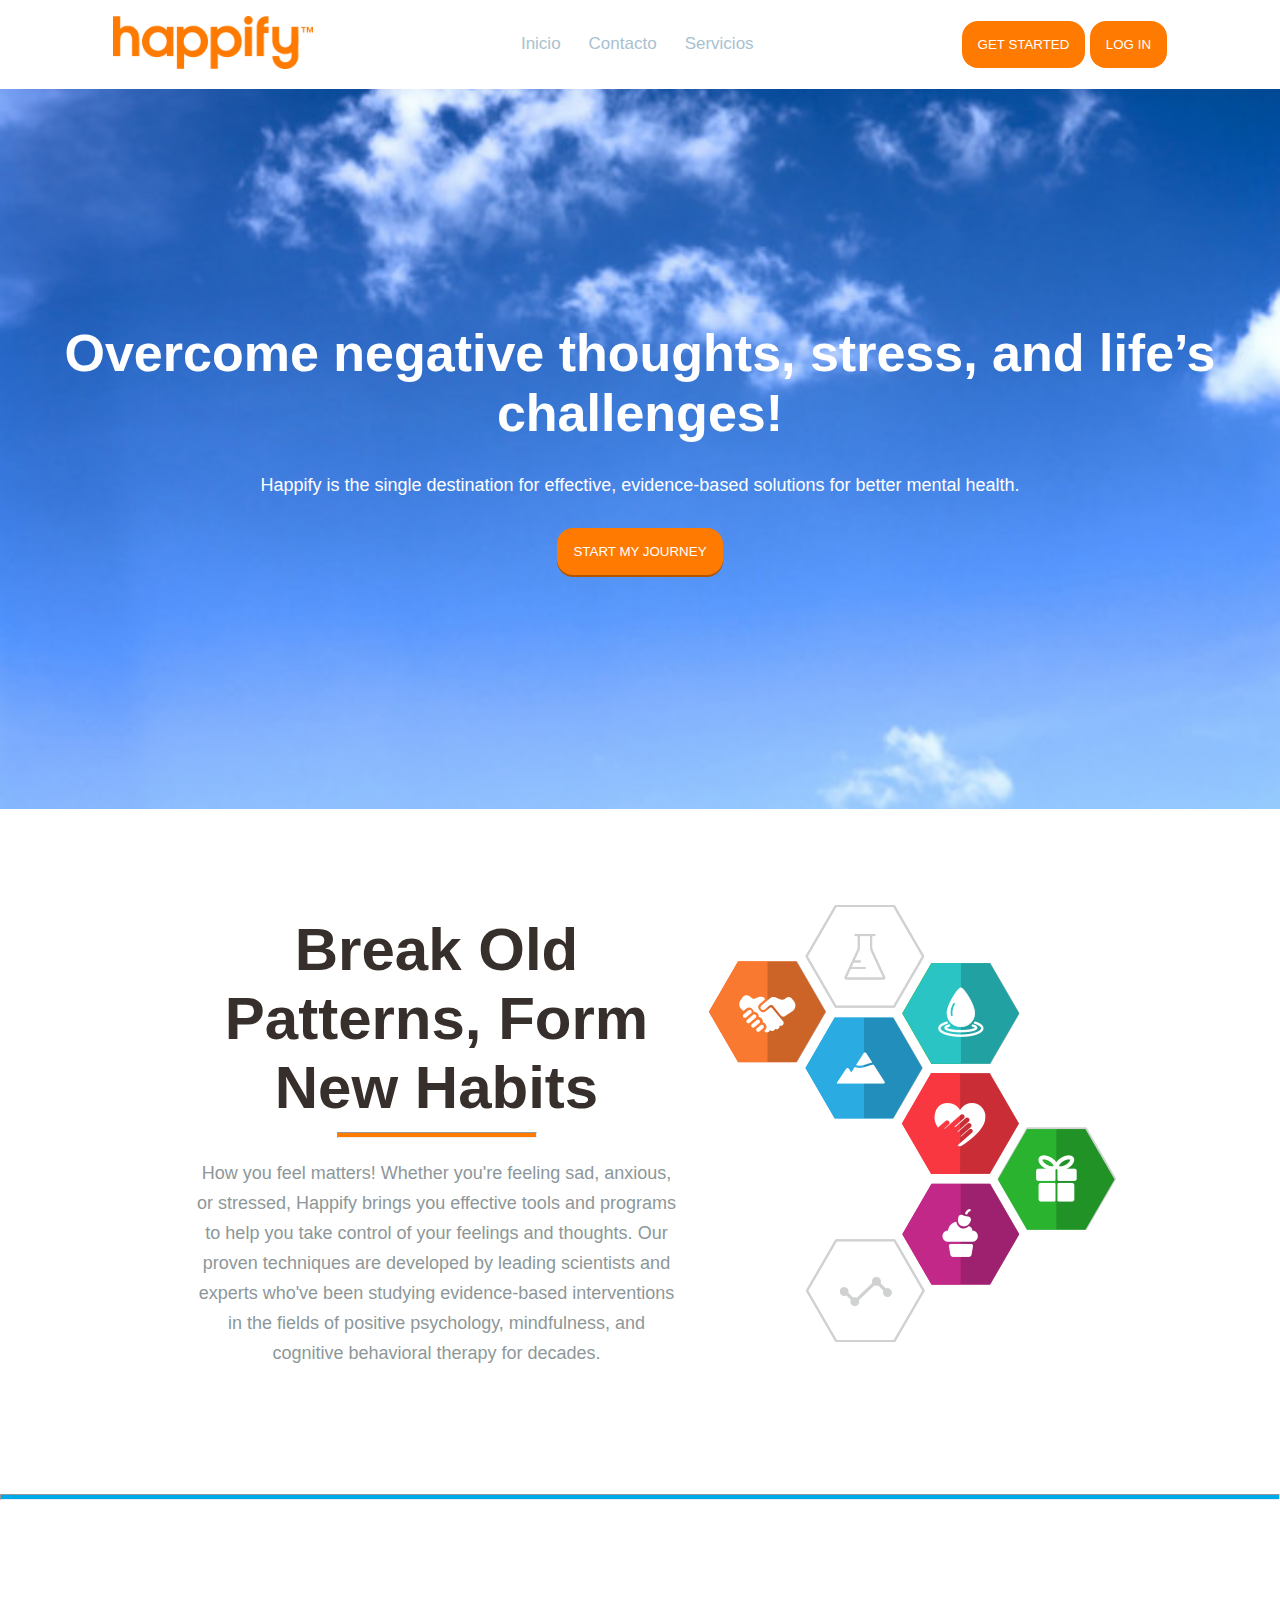
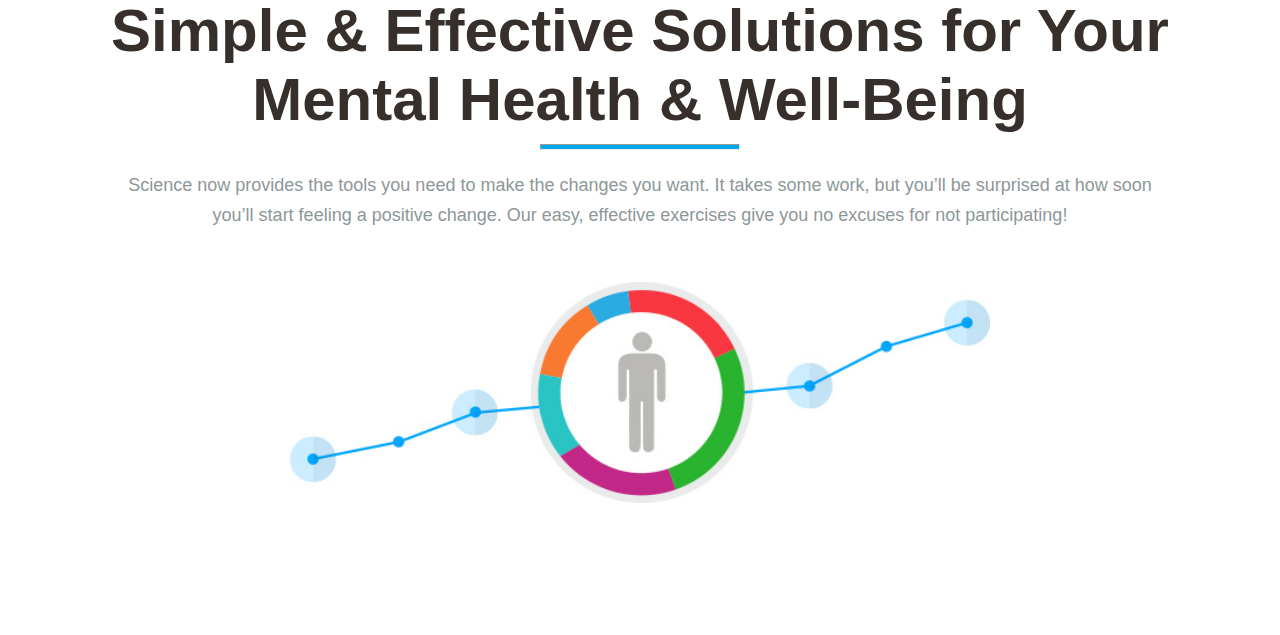
<file: lading-page/index.html>
<!DOCTYPE html>
<html lang="en">
<head>
    <meta charset="UTF-8">
    <meta http-equiv="X-UA-Compatible" content="IE=edge">
    <meta name="viewport" content="width=device-width, initial-scale=1.0">
    <link rel="stylesheet" href="css/style.css">

    <title>Happify</title>
</head>
<body>
    <main>
        <div class="menu">
            <div>
                <img src="./assents/imagenes/responsible_logo.png" alt="">
            </div>
            <div>
                <ul>
                    <li><a href="">Inicio</a></li>
                    <li> <a href="">Contacto</a></li>
                    <li> <a href="">Servicios</a></li>
                    
                </ul>
            </div>
            <div >
                <button> <a href="">Get started</a> </button>
                <button> <a href="">LOG IN</a> </button>
            </div>
        </div>

        <header>
            <div class="todo">
                <div>
                    <h1>Overcome negative thoughts, stress, and life’s challenges!</h1>
                </div>
                <div>
                    <p>Happify is the single destination for effective, evidence-based solutions for better mental health.</p>
                </div>
                <div>
                    <button>Start my journey</button>
                </div>
            </div>
            
        </header>

        <div class="seccion2">
            <div>
                <h1>Break Old Patterns, Form New Habits</h1>
                <hr>
                <p>How you feel matters! Whether you're feeling sad, anxious, or stressed, Happify brings you effective tools and programs to help you take control of your feelings and thoughts.

                Our proven techniques are developed by leading scientists and experts who've been studying evidence-based interventions in the fields of positive psychology, mindfulness, and cognitive behavioral therapy for decades.</p>
            </div>
            <div>
                <img src="./assents/imagenes/div1.png" alt="">
            </div>
        </div>
        <hr>
        <div class="seccion3">
            <div>
                <h1>Simple & Effective Solutions for Your Mental Health & Well-Being</h1>
                <hr>
                <p>Science now provides the tools you need to make the changes you want. It takes some work, but you’ll be surprised at how soon you’ll start feeling a positive change. Our easy, effective exercises give you no excuses for not participating!</p>
            </div>
            <div>
                <img src="./assents/imagenes/div2.jpg" alt="">
            </div>
        </div>
    </main>
</body>
</html>
</file>
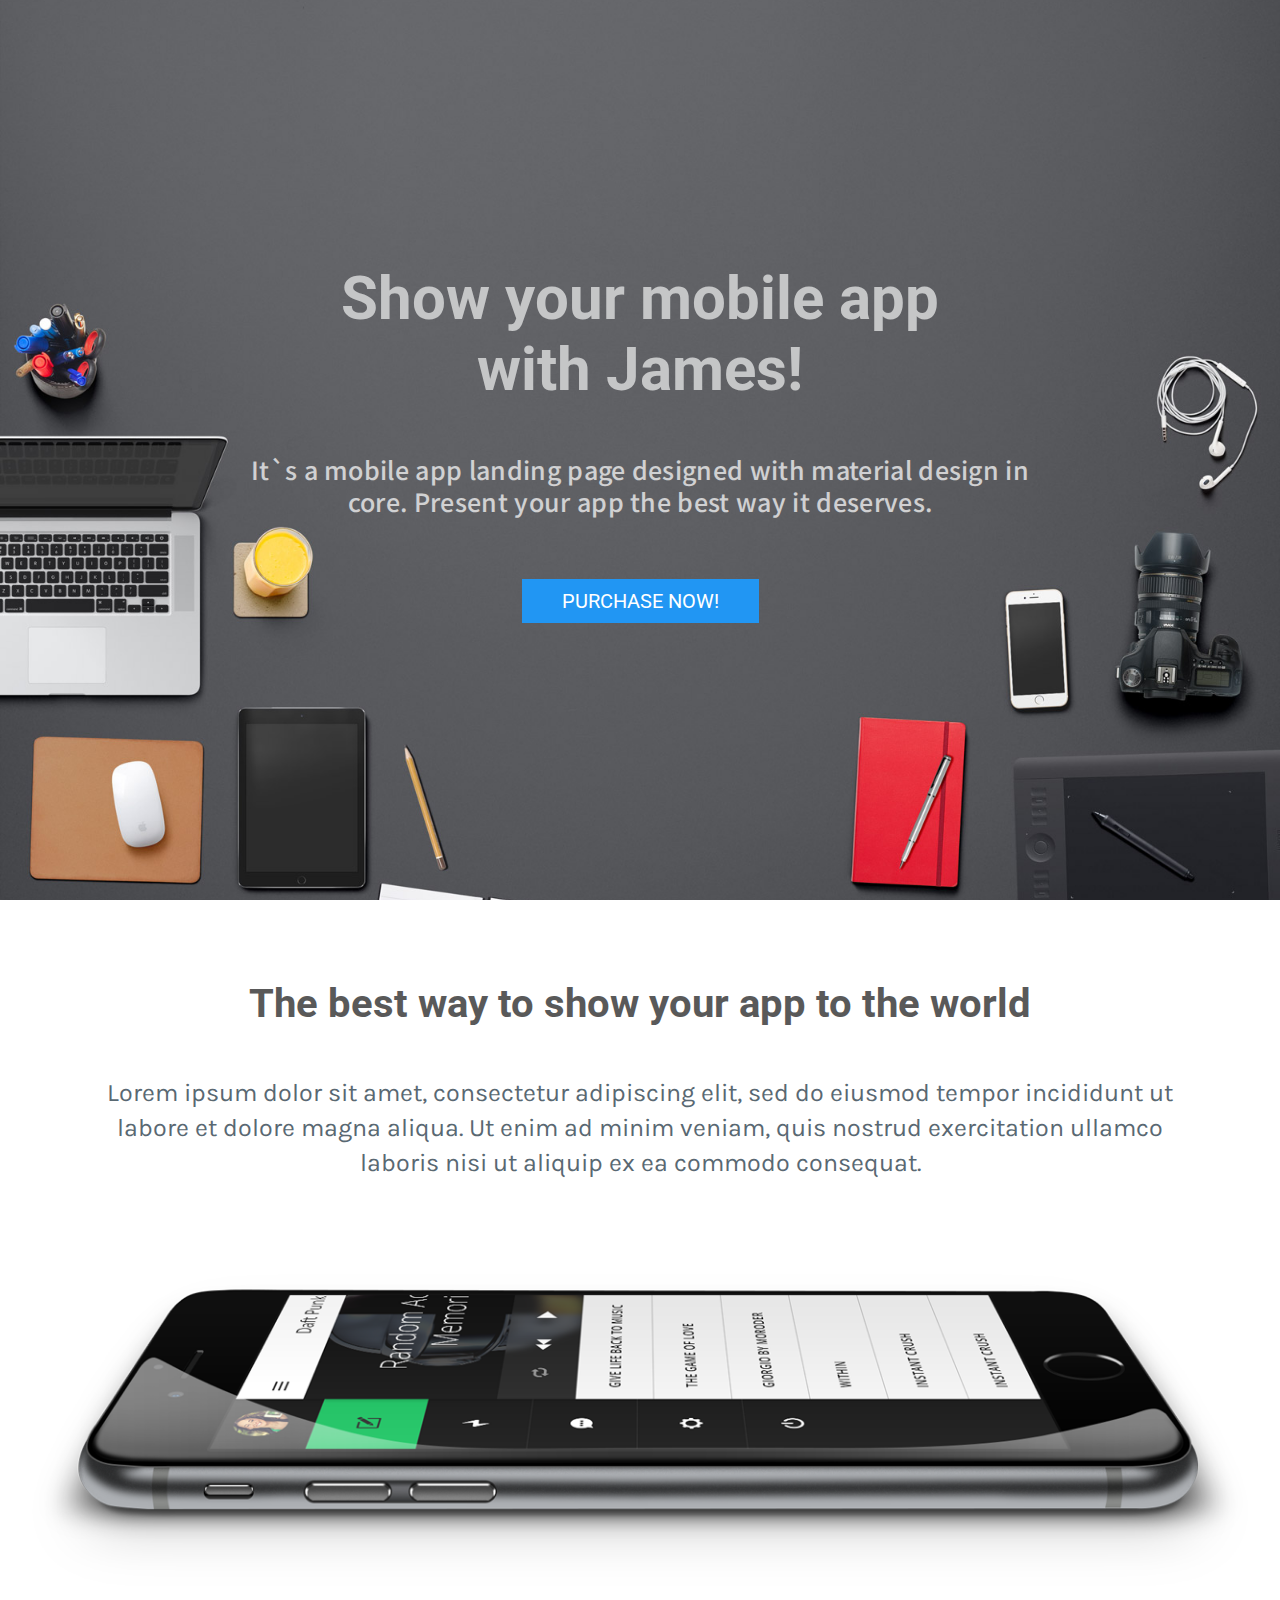
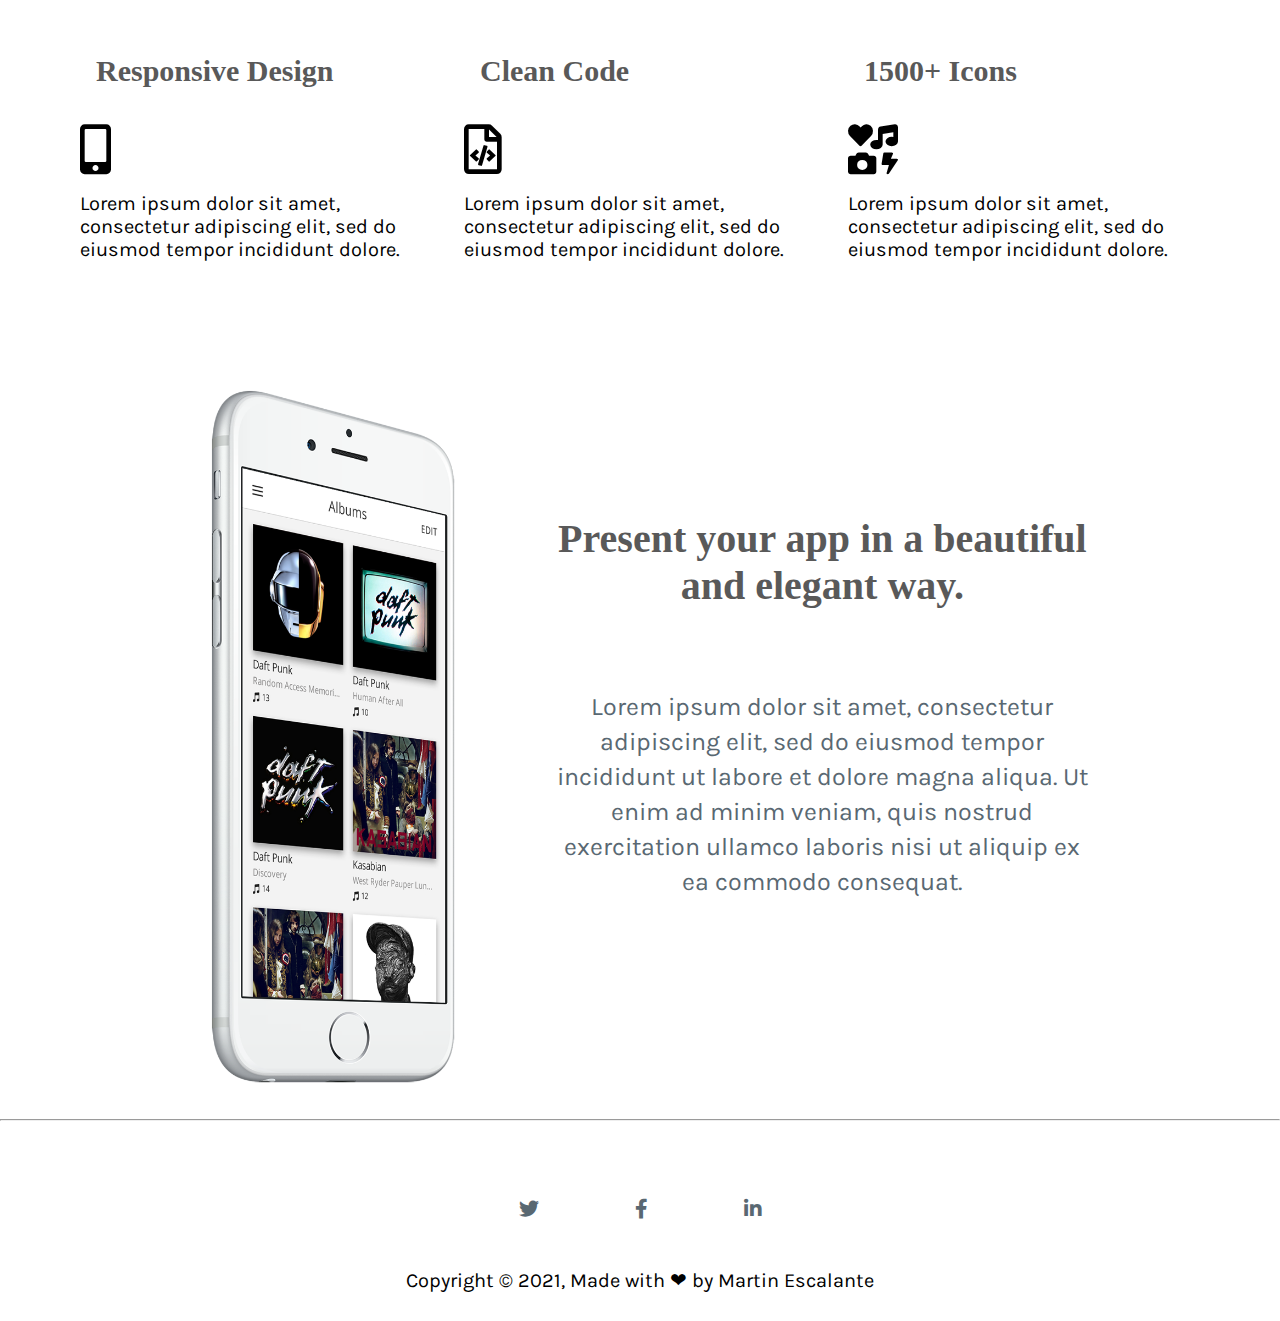
<file: Website-Mobile/src/assets/index.html>
<!DOCTYPE html>
<html lang="en">
<head>
    <meta charset="UTF-8">
    <link rel="stylesheet" href="../assets/css/main.css">
    <link rel="stylesheet" href="https://cdnjs.cloudflare.com/ajax/libs/font-awesome/5.15.3/css/all.min.css">
    <title>Frontend Developer</title>
</head>
<body>
    <main>
        <section >
            <div class="section-principal"> 
                <h1>
                    Show your mobile app with James!
                </h1>
                <p>
                    It`s a mobile app landing page designed with material design in core. Present your app the best way it deserves.
                </p>
                <button>
                      <a href="">PURCHASE NOW!</a> 
                </button>
            </div>
        </section>
        <section class="seccion-secundaria" >
            <div>
                <h1>
                    The best way to show your app to the world
                </h1>
                <p>
                    Lorem ipsum dolor sit amet, consectetur adipiscing elit, sed do eiusmod tempor incididunt ut labore et dolore magna aliqua. Ut enim ad minim veniam, quis nostrud exercitation ullamco laboris nisi ut aliquip ex ea commodo consequat.
                </p>
            </div>
            <div>
                <img src="../assets/img/phone.png" alt="">
            </div>
            <div>
                <ul>
                    <li>
                        <h2>Responsive Design</h2>
                        <span><i class="fas fa-mobile-alt" style="font-size:50px;"></i></span><br><br>
                        <p>Lorem ipsum dolor sit amet, consectetur adipiscing elit, sed do eiusmod tempor incididunt dolore.</p> 
                    </li>
                    <li>
                        <h2>Clean Code</h2>
                        <span><i class="far fa-file-code"  style="font-size:50px;" ></i></span><br><br>
                        <p>Lorem ipsum dolor sit amet, consectetur adipiscing elit, sed do eiusmod tempor incididunt dolore.</p> 
                    </li>
                    <li>
                        <h2>1500+ Icons</h2>
                        <span><i class="fas fa-icons"  style="font-size:50px;" ></i></span><br><br>
                        <p>Lorem ipsum dolor sit amet, consectetur adipiscing elit, sed do eiusmod tempor incididunt dolore.</p> 
                    </li>
                </ul>
            </div>
        </section>
    
        <section class="seccion-secundaria2">
            <div>
                <img src="../assets/img/phone2.png" alt="">
            </div>
            <div>
                <h1>Present your app in a beautiful and elegant way.</h1>
                <p>
                    Lorem ipsum dolor sit amet, consectetur adipiscing elit, sed do eiusmod tempor incididunt ut labore et dolore magna aliqua. Ut enim ad minim veniam, quis nostrud exercitation ullamco laboris nisi ut aliquip ex ea commodo consequat.
                </p>
            </div>
        </section>
        <hr>
        <footer>
            <div>
                <ul>
                    <a href="https://twitter.com/ChinoMartin00"><li><i class="fab fa-twitter"></i></li></a> 
                    <a href="https://www.facebook.com/martin.Chinoo1/"><li><i class="fab fa-facebook-f"></i></li></a> 
                    <a href="https://www.linkedin.com/in/mart%C3%ADn-escalante/"><li><i class="fab fa-linkedin-in"></i></li></a> 
                </ul>
            </div>
            <div>
                <p>Copyright © 2021, Made with ❤ by Martin Escalante</p>
            </div>
        </footer>
    </main>
    


</body>
</html>
</file>
<file: lading-page/css/style.css>
:root {
    /* Colors */
    --main-color: #FF7A00;
    --secondary-color: #ffffff;
    --light-gray: #rgb(0,170,234);
    

    /* Sizes */
    --main-margin: 1rem;
    --main-padding: 6rem;
    --secondary-margin: 3rem;
    --main-mobile-padding: 3rem;
}

@import url('https://fonts.googleapis.com/css2?family=Roboto&display=swap');

* {
    margin: 0;
    padding: 0;
    box-sizing: border-box;
    font-family: 'Noto Sans JP', sans-serif;
    color: var(--main-black);
}

* img {
    width: 100%;
    height: auto;
}

body {
    width: 100vw;
    height: 100vh;
    max-width: 100%;
    max-height: 100%;
    
    font-size: 1rem;
}

main {
    width: 100%;
    height: 100%;
}

li {
    list-style: none;
}

a {
    text-decoration: none;
}


@media (min-width:960px){

    .menu{
        display: flex;
        justify-content: space-around;
        align-content: center;
        align-self: center;
        align-items: center;
        text-align: center;
        padding: 1rem;
    }

    .menu ul {
        display: flex;
    }

    .menu img {

        width: 200px;
        
    }

    .menu ul li{
        font-size: 17px;
        padding: 12px;
        font-family: 'Roboto', sans-serif;
        font-weight: 400;
        font-style: normal;
        color: rgb(169,193,207);
    }

    .menu ul li a{
        padding: 2px;
        text-decoration: orange;
    }

    .menu ul li:hover{
        background-color: #FF7A00;
        border-radius: 7%;
        color: white;
    }

    
    .menu  button {
        background: none;
        border: 2px solid var(--light-gray);
        text-transform: uppercase;
        border-radius: 1rem;
        color: #ffffff;
        padding: 1rem;
        background-color: #FF7A00;
       
    }
    
    header .todo{
        height: 80vh;
        width: 100%;
        display: flex;
        background-image: url("../assents/imagenes/fondo.jpg");
        background-position: center;
        background-repeat: no-repeat;
        background-size: cover;
        align-items: center;
        justify-content: center;
        flex-direction: column;
        
    }

    .todo div h1 {
        font-family: 'Roboto', sans-serif;
        color: var(--secondary-color);
        font-style: normal;
        font-weight: 700;
        line-height: 60px;
        font-size: 52px;
        text-align: center;
    }

    .todo div p {
        color: var(--secondary-color);
        font-size: 18px;
        padding: 2rem;
        font-weight: 400;
    }
    .todo div button {
        background: none;
        border: 2px solid var(--light-gray);
        text-transform: uppercase;
        border-radius: 1rem;
        color: #ffffff;
        padding: 1rem;
        background-color: #FF7A00;
        box-shadow: 0 2px 0 #b35500;;
    }


    .seccion2{
        display: flex;
        flex-direction: row;
        justify-content: center;
        align-self: center;
        padding: var(--main-padding);
    }

    .seccion2 div:first-child{
        padding: 10px;
        width: 50%;
        text-align: center;
        align-content: center;
        justify-content: center;
    }

    .seccion2 div:first-child h1{
        font-style: normal;
        font-size: 60px;
        font-weight: 700;
        color: #372f2b;
        margin-bottom: 10px;
        
    }

    .seccion2 div hr{
        display: flex;
        text-align: center;
        justify-content: center;
        align-self: center;
        width: 200px;
        height: 6px;
        margin: auto;
        color: var(--main-color);
        background-color: var(--main-color);
    }

    .seccion2 div p {
        padding: 20px;
        color: #8d9799;
        font-weight: 400;
        font-size: 18px;
        line-height: 30px;
        
    }

    .seccion3{
        display: flex;
        flex-direction: column;
        justify-content: center;
        align-content:center;
        align-self: center;
        text-align: center;
        padding: var(--main-padding);
    }

    .seccion3 div:first-child h1{
        margin-bottom: 10px;
        font-style: normal;
        font-size: 60px;
        font-weight: 700;
        color: #372f2b;
        margin-bottom: 10px;
    }
    .seccion3 div:first-child p{
        padding: 20px;
        color: #8d9799;
        font-weight: 400;
        font-size: 18px;
        line-height: 30px;
    }

    .seccion3 div:first-child hr{
        width: 200px;
        height: 6px;
        margin: auto;
        color: var(--main-color);
        background-color: #00AAEA;

    }
    hr {
        width: 100%;
        height: 6px;
        margin: auto;
        color: var(--main-color);
        background-color: #00AAEA;
        border: 1px transparent #00AAEA;

    }

    .seccion3 div:last-child{
        padding: 2rem;
    }

    .seccion3  img {
        width: 700px;
    }
    
    
}
 @media (max-width:960px){
    .menu {
        display: flex;
        flex-direction: column;
        justify-content: center;
        text-align: center;
        align-self: center;
        padding: var(--main-mobile-padding);
    }

    .menu img {
        width: 200px;
        margin-bottom: 10px;
    }

    .menu ul{
        padding: 10px;
    }
    .menu ul li {
        margin: 10px;
        
    }
    .menu ul li a {
        font-size: 17px;
        padding: 8px;
        font-family: 'Roboto', sans-serif;
        font-weight: 400;
        font-style: normal;
        color: rgb(169,193,207);
    }

    .menu ul a:hover{
        background-color: #FF7A00;
        border-radius: 7%;
        color: white;
        padding: 10px;
    }
    .menu button {
        background: none;
        border: 2px solid var(--light-gray);
        text-transform: uppercase;
        border-radius: 1rem;
        color: #ffffff;
        padding: 1rem;
        background-color: #FF7A00;
    }

    header .todo{
        height: 80vh;
        width: 100%;
        display: flex;
        background-image: url("../assents/imagenes/fondo.jpg");
        background-position: center;
        background-repeat: no-repeat;
        background-size: cover;
        align-items: center;
        justify-content: center;
        flex-direction: column;
        text-align: center;
        
    }

    .todo div h1 {
        font-family: 'Roboto', sans-serif;
        color: var(--secondary-color);
        font-style: normal;
        font-weight: 700;
        line-height: 60px;
        font-size: 52px;
        text-align: center;
    }

    .todo div p {
        color: var(--secondary-color);
        font-size: 18px;
        padding: 2rem;
        font-weight: 400;
    }
    .todo div button {
        background: none;
        border: 2px solid var(--light-gray);
        text-transform: uppercase;
        border-radius: 1rem;
        color: #ffffff;
        padding: 1rem;
        background-color: #FF7A00;
        box-shadow: 0 2px 0 #b35500;;
    }

    .seccion2{
        display: flex;
        flex-direction: column;
        justify-content: center;
        align-self: center;
        padding: var(--main-padding);
    }

    .seccion2 {
        display: flex;
        flex-direction: column;
        justify-content: center;
        align-content:center;
        align-self: center;
        text-align: center;
        padding: var(--main-padding);

    }

    .seccion2 div:first-child h1{
        margin-bottom: 10px;
        font-style: normal;
        font-size: 60px;
        font-weight: 700;
        color: #372f2b;
        margin-bottom: 10px;
    }

    .seccion2 div:first-child p{
        padding: 20px;
        color: #8d9799;
        font-weight: 400;
        font-size: 18px;
        line-height: 30px;
    }

    .seccion2 div:first-child hr{
        width: 200px;
        height: 6px;
        margin: auto;
        color: var(--main-color);
        background-color: var(--main-color)

    }

    

    .seccion3{
        display: flex;
        flex-direction: column;
        justify-content: center;
        align-content:center;
        align-self: center;
        text-align: center;
        padding: var(--main-padding);
    }

    .seccion3 div:first-child h1{
        margin-bottom: 10px;
        font-style: normal;
        font-size: 60px;
        font-weight: 700;
        color: #372f2b;
        margin-bottom: 10px;
    }
    .seccion3 div:first-child p{
        padding: 20px;
        color: #8d9799;
        font-weight: 400;
        font-size: 18px;
        line-height: 30px;
    }

    .seccion3 div:first-child hr{
        width: 200px;
        height: 6px;
        margin: auto;
        color: var(--main-color);
        background-color: #00AAEA;

    }
    hr {
        width: 100%;
        height: 6px;
        margin: auto;
        color: var(--main-color);
        background-color: #00AAEA;
        border: 1px transparent #00AAEA;

    }

    .seccion3 div:last-child{
        padding: 2rem;
    }

    


}
</file>
<file: Website-Mobile/src/assets/css/main.css>
@import url("https://fonts.googleapis.com/css2?family=PT+Serif&display=swap");
@import url("https://fonts.googleapis.com/css2?family=Roboto&display=swap");
@import url("https://fonts.googleapis.com/css2?family=Noto+Serif&display=swap");
@import url("https://fonts.googleapis.com/css2?family=Karla:wght@200&display=swap");
@import url("https://fonts.googleapis.com/css2?family=Noto+Sans+TC:wght@100&display=swap");
* {
  margin: 0;
  padding: 0;
  box-sizing: border-box; }

* img {
  width: 100%;
  height: auto; }

body {
  width: 100vw;
  height: 100vh;
  max-width: 100%;
  max-height: 100%;
  font-size: 1rem; }

main {
  width: 100%;
  height: 100%; }

li {
  list-style: none; }

a {
  text-decoration: none; }

@media (min-width: 320px) {
  .section-principal {
    display: flex;
    justify-content: center;
    align-items: center;
    flex-direction: column;
    background-image: url("../img/home_background_01.jpg");
    background-position: center;
    background-size: cover;
    background-repeat: no-repeat;
    height: 100vh;
    width: 100%;
    padding: 2rem; }
    .section-principal h1 {
      text-align: center;
      padding: 2rem;
      font-size: 60px;
      color: #C5C6C7;
      font-family: 'Roboto', sans-serif; }
    .section-principal p {
      text-align: center;
      padding: 2rem;
      font-size: 40px;
      color: #E2E2E3;
      opacity: 0.87;
      font-weight: 500;
      letter-spacing: 0.02rem;
      line-height: 4rem;
      margin: 0px 0px 0rem 0px;
      font-family: 'Noto Sans TC', sans-serif; }
    .section-principal button {
      font-family: 'Roboto', sans-serif;
      background-color: #2196f3;
      padding: 2rem;
      color: #fff;
      margin: 30px;
      border-radius: 1px solid #8d1e1e;
      background-clip: padding-box;
      text-transform: uppercase;
      border: 2px transparent;
      font-size: 30px; }
      .section-principal button a {
        color: white; }
  .seccion-secundaria {
    display: flex;
    justify-content: center;
    align-items: center;
    flex-direction: column;
    padding: 2rem;
    width: 100%; }
    .seccion-secundaria div:nth-child(1) {
      padding: 2rem;
      text-align: center; }
      .seccion-secundaria div:nth-child(1) h1 {
        text-align: center;
        padding: 2rem;
        font-size: 70px;
        color: #595959;
        font-family: 'Roboto', sans-serif;
        padding: 1rem; }
      .seccion-secundaria div:nth-child(1) p {
        font-family: 'Karla', sans-serif;
        line-height: 60px;
        font-size: 40px;
        padding: 3rem;
        color: #596872; }
    .seccion-secundaria div:nth-child(3) {
      display: flex;
      justify-content: center;
      flex-direction: column;
      align-items: center; }
      .seccion-secundaria div:nth-child(3) ul {
        display: flex;
        flex-direction: column;
        padding: 2rem;
        align-items: center; }
        .seccion-secundaria div:nth-child(3) ul li {
          text-align: center;
          padding: 1rem; }
          .seccion-secundaria div:nth-child(3) ul li h2 {
            font-size: 70px;
            padding: 1rem;
            color: #595959; }
          .seccion-secundaria div:nth-child(3) ul li p {
            font-size: 40px;
            font-family: 'Karla', sans-serif; }
  .seccion-secundaria2 {
    display: flex;
    justify-content: center;
    align-items: center;
    flex-direction: column;
    padding: 2rem; }
    .seccion-secundaria2 div:nth-child(1) {
      position: relative; }
    .seccion-secundaria2 div:nth-child(2) {
      display: flex;
      justify-content: center;
      align-items: center;
      flex-direction: column; }
      .seccion-secundaria2 div:nth-child(2) h1 {
        font-size: 70px;
        padding: 1rem;
        color: #595959;
        text-align: center;
        margin-bottom: 2rem; }
      .seccion-secundaria2 div:nth-child(2) p {
        font-family: 'Karla', sans-serif;
        line-height: 60px;
        font-size: 40px;
        padding: 3rem;
        color: #596872;
        text-align: center; }
  footer {
    display: flex;
    justify-content: center;
    align-items: center;
    flex-direction: column;
    width: 100%;
    height: 200px; }
    footer ul {
      display: flex;
      justify-content: center;
      align-items: center; }
      footer ul a {
        text-decoration: none;
        color: #596872; }
      footer ul li {
        padding: 3rem;
        text-decoration: none; }
        footer ul li i {
          font-size: 20px; }
  p {
    font-size: 30px;
    font-family: 'Karla', sans-serif; } }

@media (min-width: 1200px) {
  .section-principal {
    display: flex;
    justify-content: center;
    align-items: center;
    flex-direction: column;
    background-image: url("../img/home_background_01.jpg");
    background-position: center;
    background-size: cover;
    background-repeat: no-repeat;
    height: 100vh;
    padding: 2rem;
    text-align: center; }
    .section-principal h1 {
      text-align: center;
      padding: 1rem;
      font-size: 60px;
      color: #C5C6C7;
      font-family: 'Roboto', sans-serif;
      width: 700px; }
    .section-principal p {
      text-align: center;
      padding: 2rem;
      font-size: 25px;
      color: #E2E2E3;
      opacity: 0.87;
      font-weight: 500;
      letter-spacing: 0.02rem;
      line-height: 2rem;
      margin: 0px 0px 0rem 0px;
      font-family: 'Noto Sans TC', sans-serif;
      width: 900px; }
    .section-principal button {
      font-family: 'Roboto', sans-serif;
      background-color: #2196f3;
      padding: 10px 40px;
      color: #fff;
      margin: 30px;
      border-radius: 1px solid #8d1e1e;
      background-clip: padding-box;
      text-transform: uppercase;
      border: 2px transparent;
      font-size: 20px; }
      .section-principal button a {
        color: white; }
  .seccion-secundaria {
    display: flex;
    justify-content: center;
    align-items: center;
    flex-direction: column;
    padding: 2rem;
    width: 100%; }
    .seccion-secundaria div:nth-child(1) {
      padding: 2rem;
      text-align: center; }
      .seccion-secundaria div:nth-child(1) h1 {
        text-align: center;
        padding: 1rem;
        font-size: 40px;
        color: #595959;
        font-family: 'Roboto', sans-serif;
        padding: 1rem; }
      .seccion-secundaria div:nth-child(1) p {
        font-family: 'Karla', sans-serif;
        line-height: 35px;
        font-size: 25px;
        padding: 2rem;
        margin-bottom: 30px;
        color: #596872; }
    .seccion-secundaria div:nth-child(3) {
      display: flex;
      justify-content: center;
      flex-direction: row;
      align-items: center; }
      .seccion-secundaria div:nth-child(3) ul {
        display: flex;
        flex-direction: row;
        padding: 2rem;
        align-items: center; }
        .seccion-secundaria div:nth-child(3) ul li {
          text-align: start;
          padding: 1rem; }
          .seccion-secundaria div:nth-child(3) ul li h2 {
            font-size: 30px;
            padding: 1rem;
            color: #595959;
            margin-bottom: 20px; }
          .seccion-secundaria div:nth-child(3) ul li p {
            font-size: 20px;
            font-family: 'Karla', sans-serif; }
  .seccion-secundaria2 {
    display: flex;
    justify-content: center;
    align-items: center;
    flex-direction: row;
    padding: 2rem; }
    .seccion-secundaria2 div:nth-child(1) {
      width: 30%; }
    .seccion-secundaria2 div:nth-child(2) {
      display: flex;
      justify-content: center;
      align-items: center;
      flex-direction: column;
      width: 50%; }
      .seccion-secundaria2 div:nth-child(2) h1 {
        font-size: 40px;
        padding: 1rem;
        color: #595959;
        text-align: center;
        margin-bottom: 2rem; }
      .seccion-secundaria2 div:nth-child(2) p {
        font-family: 'Karla', sans-serif;
        line-height: 35px;
        font-size: 25px;
        padding: 2rem;
        margin-bottom: 30px;
        color: #596872; }
  footer {
    display: flex;
    justify-content: center;
    align-items: center;
    flex-direction: column;
    width: 100%;
    height: 200px; }
    footer ul {
      display: flex;
      justify-content: center;
      align-items: center; }
      footer ul a {
        text-decoration: none;
        color: #596872; }
      footer ul li {
        padding: 3rem;
        text-decoration: none; }
        footer ul li i {
          font-size: 20px; }
  p {
    font-size: 20px;
    font-family: 'Karla', sans-serif; } }
</file>
